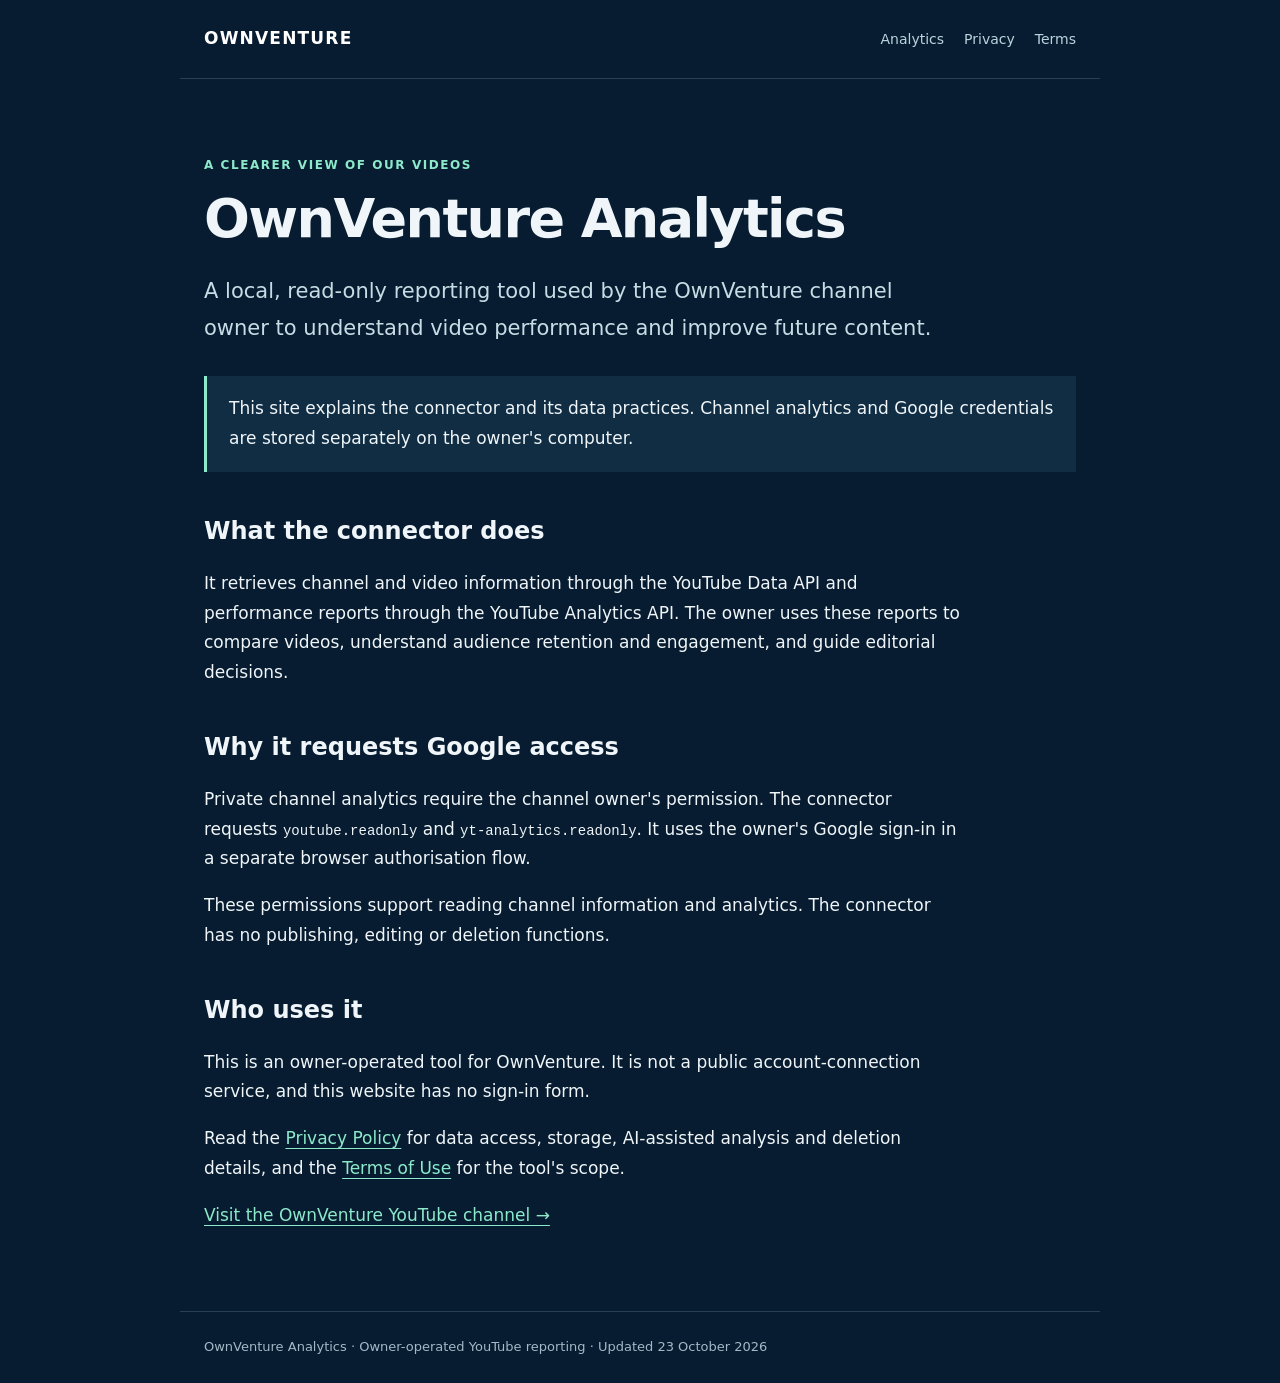
<file: index.html>
<!doctype html><html lang="en"><head><meta charset="utf-8"><meta name="viewport" content="width=device-width,initial-scale=1"><title>Homepage | OwnVenture Analytics</title><meta name="description" content="OwnVenture Analytics: an owner-operated, read-only YouTube analytics connector. Purpose, privacy and terms."><link rel="stylesheet" href="styles.css"></head><body><header><a href="index.html">OWNVENTURE</a><nav aria-label="Main navigation"><a href="index.html">Analytics</a><a href="privacy.html">Privacy</a><a href="terms.html">Terms</a></nav></header><main><p class="eyebrow">A clearer view of our videos</p><h1>OwnVenture Analytics</h1><p class="lead">A local, read-only reporting tool used by the OwnVenture channel owner to understand video performance and improve future content.</p><div class="note">This site explains the connector and its data practices. Channel analytics and Google credentials are stored separately on the owner's computer.</div><h2>What the connector does</h2><p>It retrieves channel and video information through the YouTube Data API and performance reports through the YouTube Analytics API. The owner uses these reports to compare videos, understand audience retention and engagement, and guide editorial decisions.</p><h2>Why it requests Google access</h2><p>Private channel analytics require the channel owner's permission. The connector requests <code>youtube.readonly</code> and <code>yt-analytics.readonly</code>. It uses the owner's Google sign-in in a separate browser authorisation flow.</p><p>These permissions support reading channel information and analytics. The connector has no publishing, editing or deletion functions.</p><h2>Who uses it</h2><p>This is an owner-operated tool for OwnVenture. It is not a public account-connection service, and this website has no sign-in form.</p><p>Read the <a href="privacy.html">Privacy Policy</a> for data access, storage, AI-assisted analysis and deletion details, and the <a href="terms.html">Terms of Use</a> for the tool's scope.</p><p><a href="https://www.youtube.com/channel/UCWooec4Wmz04bzKIWVkBBiQ">Visit the OwnVenture YouTube channel →</a></p></main><footer>OwnVenture Analytics · Owner-operated YouTube reporting · Updated 23 October 2026</footer></body></html>
</file>
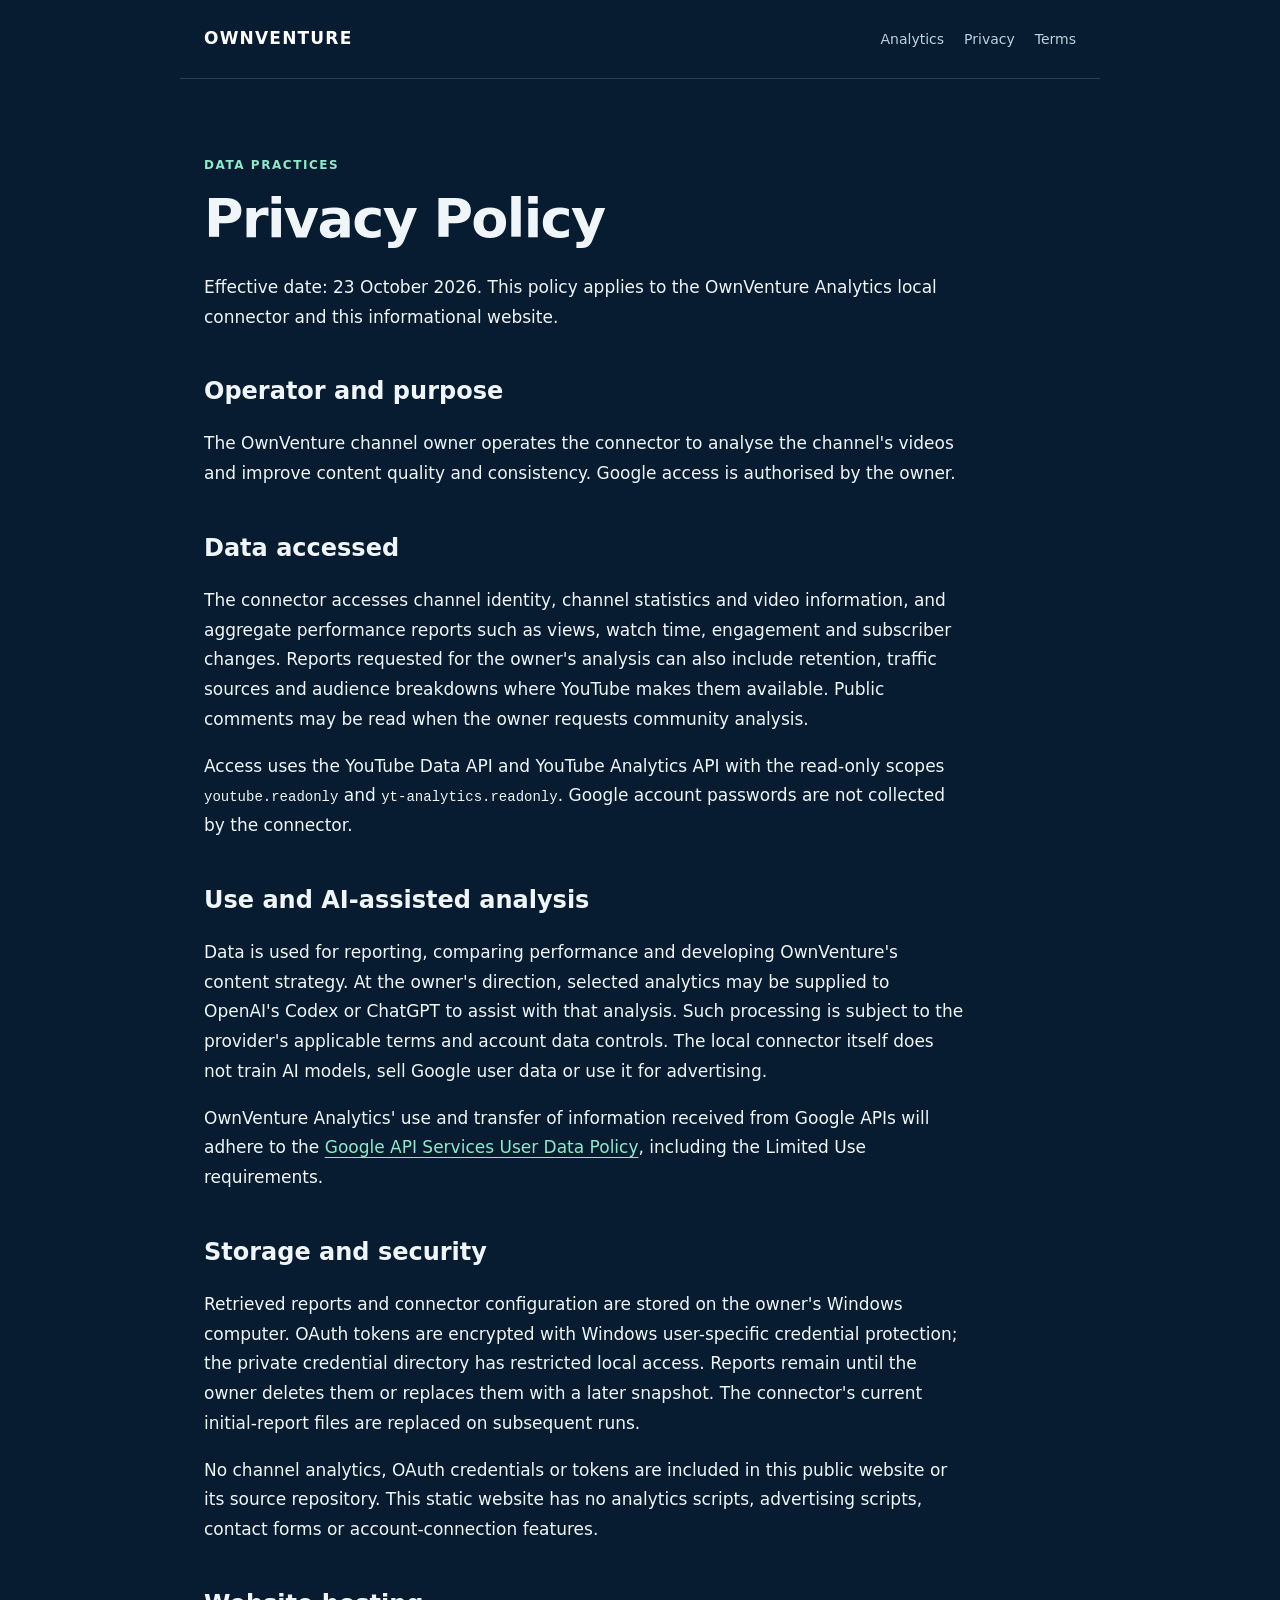
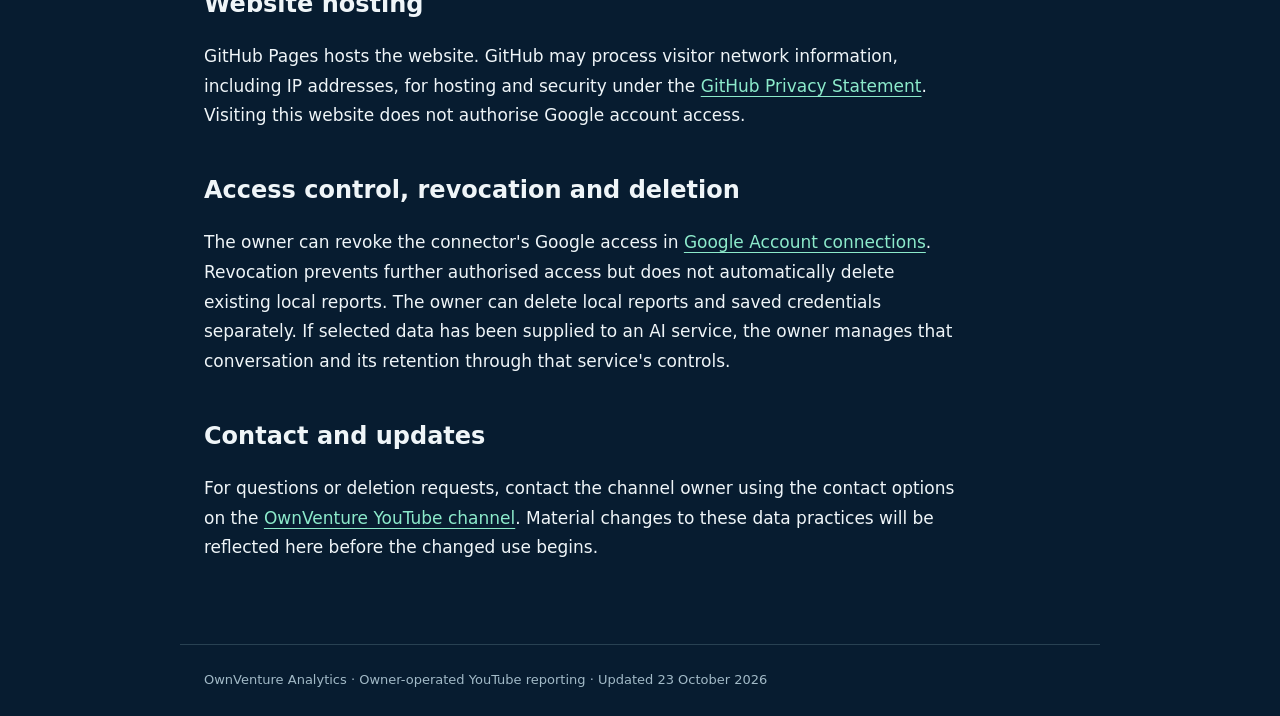
<file: privacy.html>
<!doctype html><html lang="en"><head><meta charset="utf-8"><meta name="viewport" content="width=device-width,initial-scale=1"><title>Privacy Policy | OwnVenture Analytics</title><meta name="description" content="OwnVenture Analytics: an owner-operated, read-only YouTube analytics connector. Purpose, privacy and terms."><link rel="stylesheet" href="styles.css"></head><body><header><a href="index.html">OWNVENTURE</a><nav aria-label="Main navigation"><a href="index.html">Analytics</a><a href="privacy.html">Privacy</a><a href="terms.html">Terms</a></nav></header><main><p class="eyebrow">Data practices</p><h1>Privacy Policy</h1><p>Effective date: 23 October 2026. This policy applies to the OwnVenture Analytics local connector and this informational website.</p><h2>Operator and purpose</h2><p>The OwnVenture channel owner operates the connector to analyse the channel's videos and improve content quality and consistency. Google access is authorised by the owner.</p><h2>Data accessed</h2><p>The connector accesses channel identity, channel statistics and video information, and aggregate performance reports such as views, watch time, engagement and subscriber changes. Reports requested for the owner's analysis can also include retention, traffic sources and audience breakdowns where YouTube makes them available. Public comments may be read when the owner requests community analysis.</p><p>Access uses the YouTube Data API and YouTube Analytics API with the read-only scopes <code>youtube.readonly</code> and <code>yt-analytics.readonly</code>. Google account passwords are not collected by the connector.</p><h2>Use and AI-assisted analysis</h2><p>Data is used for reporting, comparing performance and developing OwnVenture's content strategy. At the owner's direction, selected analytics may be supplied to OpenAI's Codex or ChatGPT to assist with that analysis. Such processing is subject to the provider's applicable terms and account data controls. The local connector itself does not train AI models, sell Google user data or use it for advertising.</p><p>OwnVenture Analytics' use and transfer of information received from Google APIs will adhere to the <a href="https://developers.google.com/terms/api-services-user-data-policy">Google API Services User Data Policy</a>, including the Limited Use requirements.</p><h2>Storage and security</h2><p>Retrieved reports and connector configuration are stored on the owner's Windows computer. OAuth tokens are encrypted with Windows user-specific credential protection; the private credential directory has restricted local access. Reports remain until the owner deletes them or replaces them with a later snapshot. The connector's current initial-report files are replaced on subsequent runs.</p><p>No channel analytics, OAuth credentials or tokens are included in this public website or its source repository. This static website has no analytics scripts, advertising scripts, contact forms or account-connection features.</p><h2>Website hosting</h2><p>GitHub Pages hosts the website. GitHub may process visitor network information, including IP addresses, for hosting and security under the <a href="https://docs.github.com/en/site-policy/privacy-policies/github-general-privacy-statement">GitHub Privacy Statement</a>. Visiting this website does not authorise Google account access.</p><h2>Access control, revocation and deletion</h2><p>The owner can revoke the connector's Google access in <a href="https://myaccount.google.com/connections">Google Account connections</a>. Revocation prevents further authorised access but does not automatically delete existing local reports. The owner can delete local reports and saved credentials separately. If selected data has been supplied to an AI service, the owner manages that conversation and its retention through that service's controls.</p><h2>Contact and updates</h2><p>For questions or deletion requests, contact the channel owner using the contact options on the <a href="https://www.youtube.com/channel/UCWooec4Wmz04bzKIWVkBBiQ/about">OwnVenture YouTube channel</a>. Material changes to these data practices will be reflected here before the changed use begins.</p></main><footer>OwnVenture Analytics · Owner-operated YouTube reporting · Updated 23 October 2026</footer></body></html>
</file>
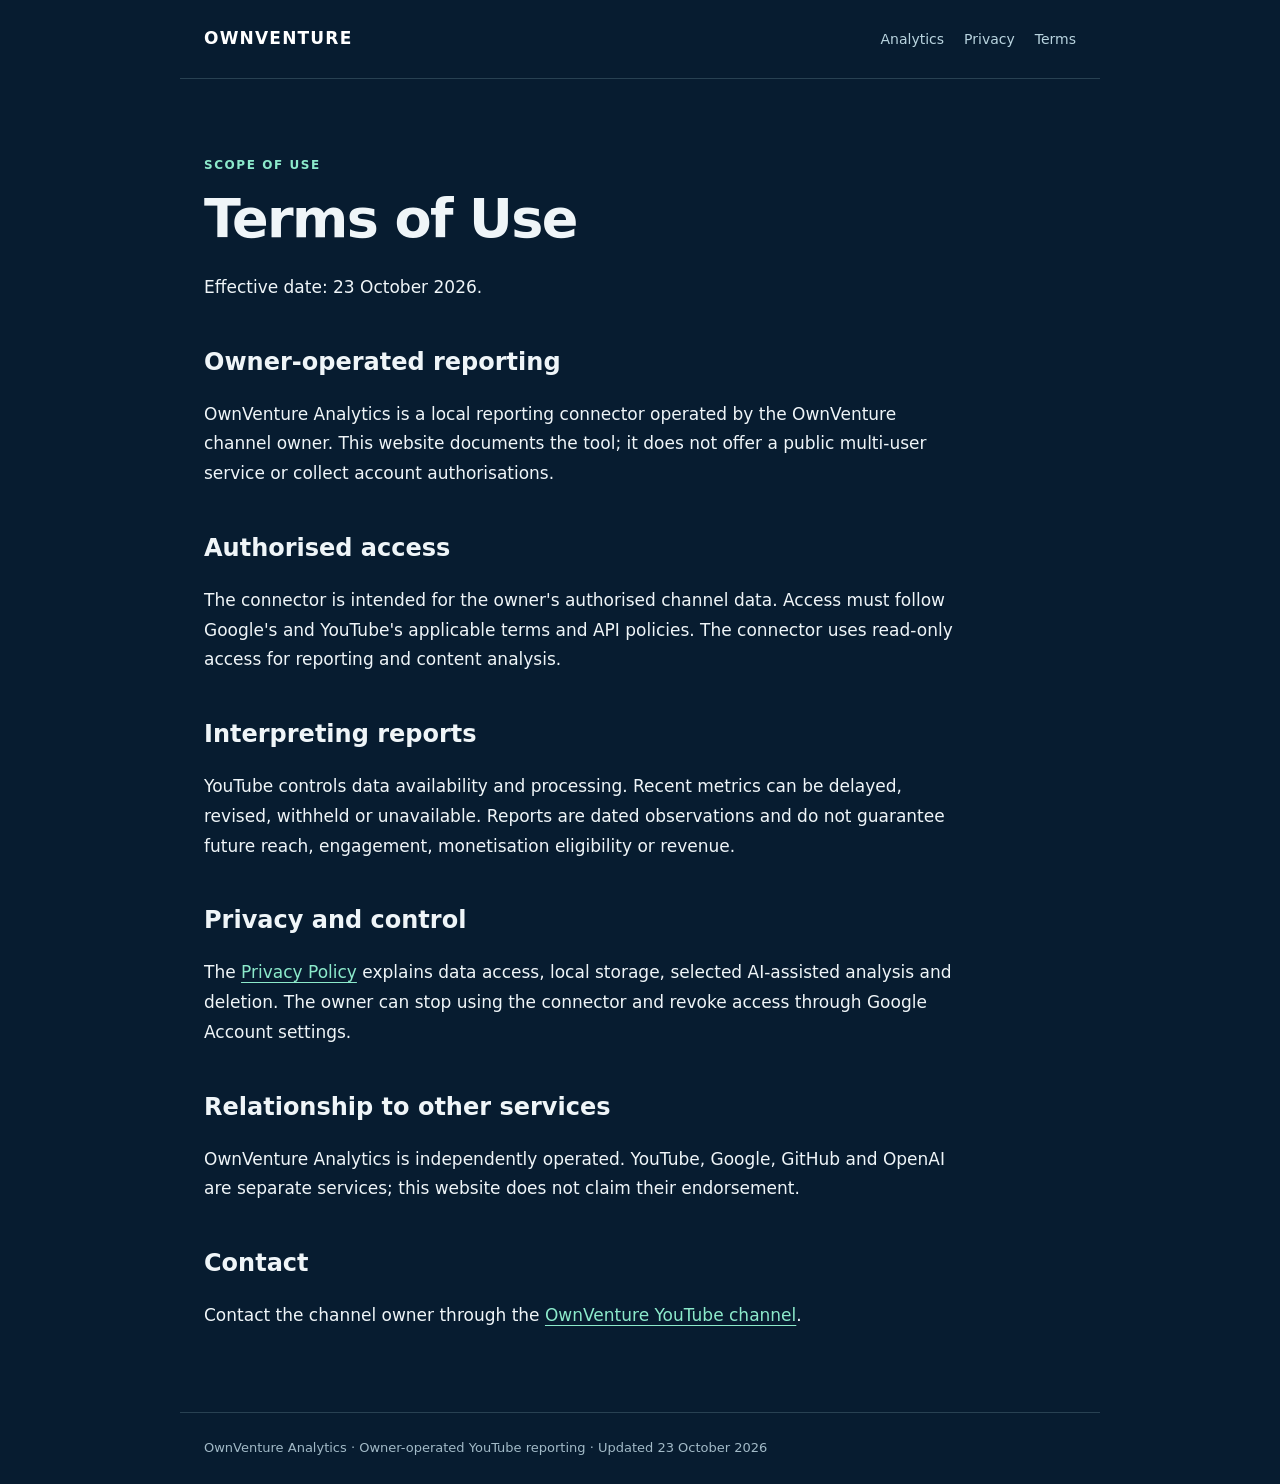
<file: terms.html>
<!doctype html><html lang="en"><head><meta charset="utf-8"><meta name="viewport" content="width=device-width,initial-scale=1"><title>Terms of Use | OwnVenture Analytics</title><meta name="description" content="OwnVenture Analytics: an owner-operated, read-only YouTube analytics connector. Purpose, privacy and terms."><link rel="stylesheet" href="styles.css"></head><body><header><a href="index.html">OWNVENTURE</a><nav aria-label="Main navigation"><a href="index.html">Analytics</a><a href="privacy.html">Privacy</a><a href="terms.html">Terms</a></nav></header><main><p class="eyebrow">Scope of use</p><h1>Terms of Use</h1><p>Effective date: 23 October 2026.</p><h2>Owner-operated reporting</h2><p>OwnVenture Analytics is a local reporting connector operated by the OwnVenture channel owner. This website documents the tool; it does not offer a public multi-user service or collect account authorisations.</p><h2>Authorised access</h2><p>The connector is intended for the owner's authorised channel data. Access must follow Google's and YouTube's applicable terms and API policies. The connector uses read-only access for reporting and content analysis.</p><h2>Interpreting reports</h2><p>YouTube controls data availability and processing. Recent metrics can be delayed, revised, withheld or unavailable. Reports are dated observations and do not guarantee future reach, engagement, monetisation eligibility or revenue.</p><h2>Privacy and control</h2><p>The <a href="privacy.html">Privacy Policy</a> explains data access, local storage, selected AI-assisted analysis and deletion. The owner can stop using the connector and revoke access through Google Account settings.</p><h2>Relationship to other services</h2><p>OwnVenture Analytics is independently operated. YouTube, Google, GitHub and OpenAI are separate services; this website does not claim their endorsement.</p><h2>Contact</h2><p>Contact the channel owner through the <a href="https://www.youtube.com/channel/UCWooec4Wmz04bzKIWVkBBiQ/about">OwnVenture YouTube channel</a>.</p></main><footer>OwnVenture Analytics · Owner-operated YouTube reporting · Updated 23 October 2026</footer></body></html>
</file>
<file: styles.css>
*{box-sizing:border-box}body{margin:0;background:#071c30;color:#eff5f8;font:17px/1.75 system-ui,sans-serif}a{color:#8ceacb;text-underline-offset:4px}header,main,footer{max-width:920px;margin:auto;padding:24px}header{display:flex;align-items:center;justify-content:space-between;border-bottom:1px solid #284152;gap:20px}header a{color:#fff;text-decoration:none;font-weight:750;letter-spacing:.07em}nav{display:flex;gap:20px;flex-wrap:wrap}nav a{font-weight:400;font-size:14px;letter-spacing:0;color:#b9d4df}main{padding-top:64px;padding-bottom:64px;min-height:70vh}h1{font-size:clamp(32px,6vw,54px);line-height:1.13;margin:12px 0 24px;letter-spacing:-.03em}h2{font-size:24px;margin:38px 0 10px}p{max-width:760px}.eyebrow{color:#8ceacb;letter-spacing:.13em;text-transform:uppercase;font-size:12px;font-weight:750}.lead{font-size:21px;color:#c8dce5}.note{padding:18px 22px;border-left:3px solid #8ceacb;background:#102d43;margin:30px 0}code{font-size:14px;overflow-wrap:anywhere}footer{color:#a2bac7;font-size:13px;border-top:1px solid #284152}li{margin:9px 0}a:focus-visible{outline:2px solid #8ceacb;outline-offset:6px}@media(max-width:550px){header{align-items:flex-start;flex-direction:column}main{padding-top:40px}nav{gap:14px}}
</file>
